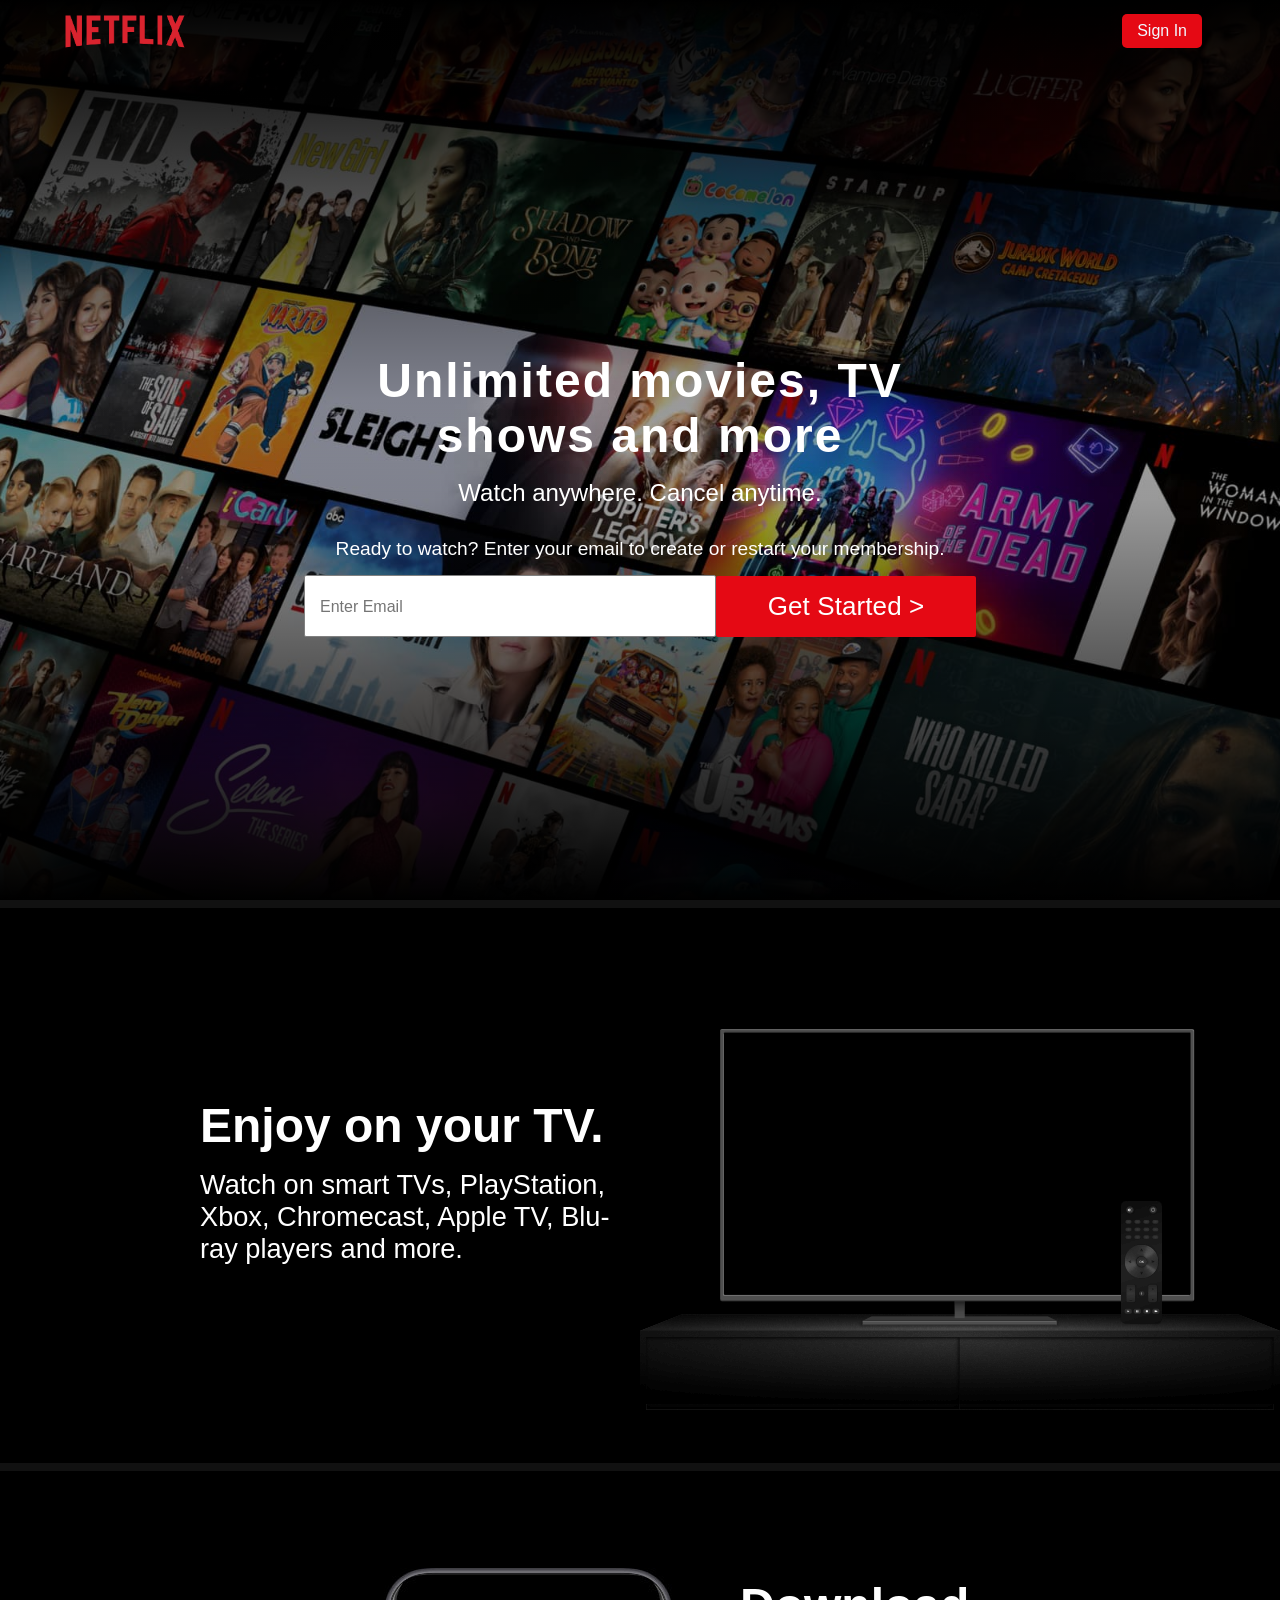
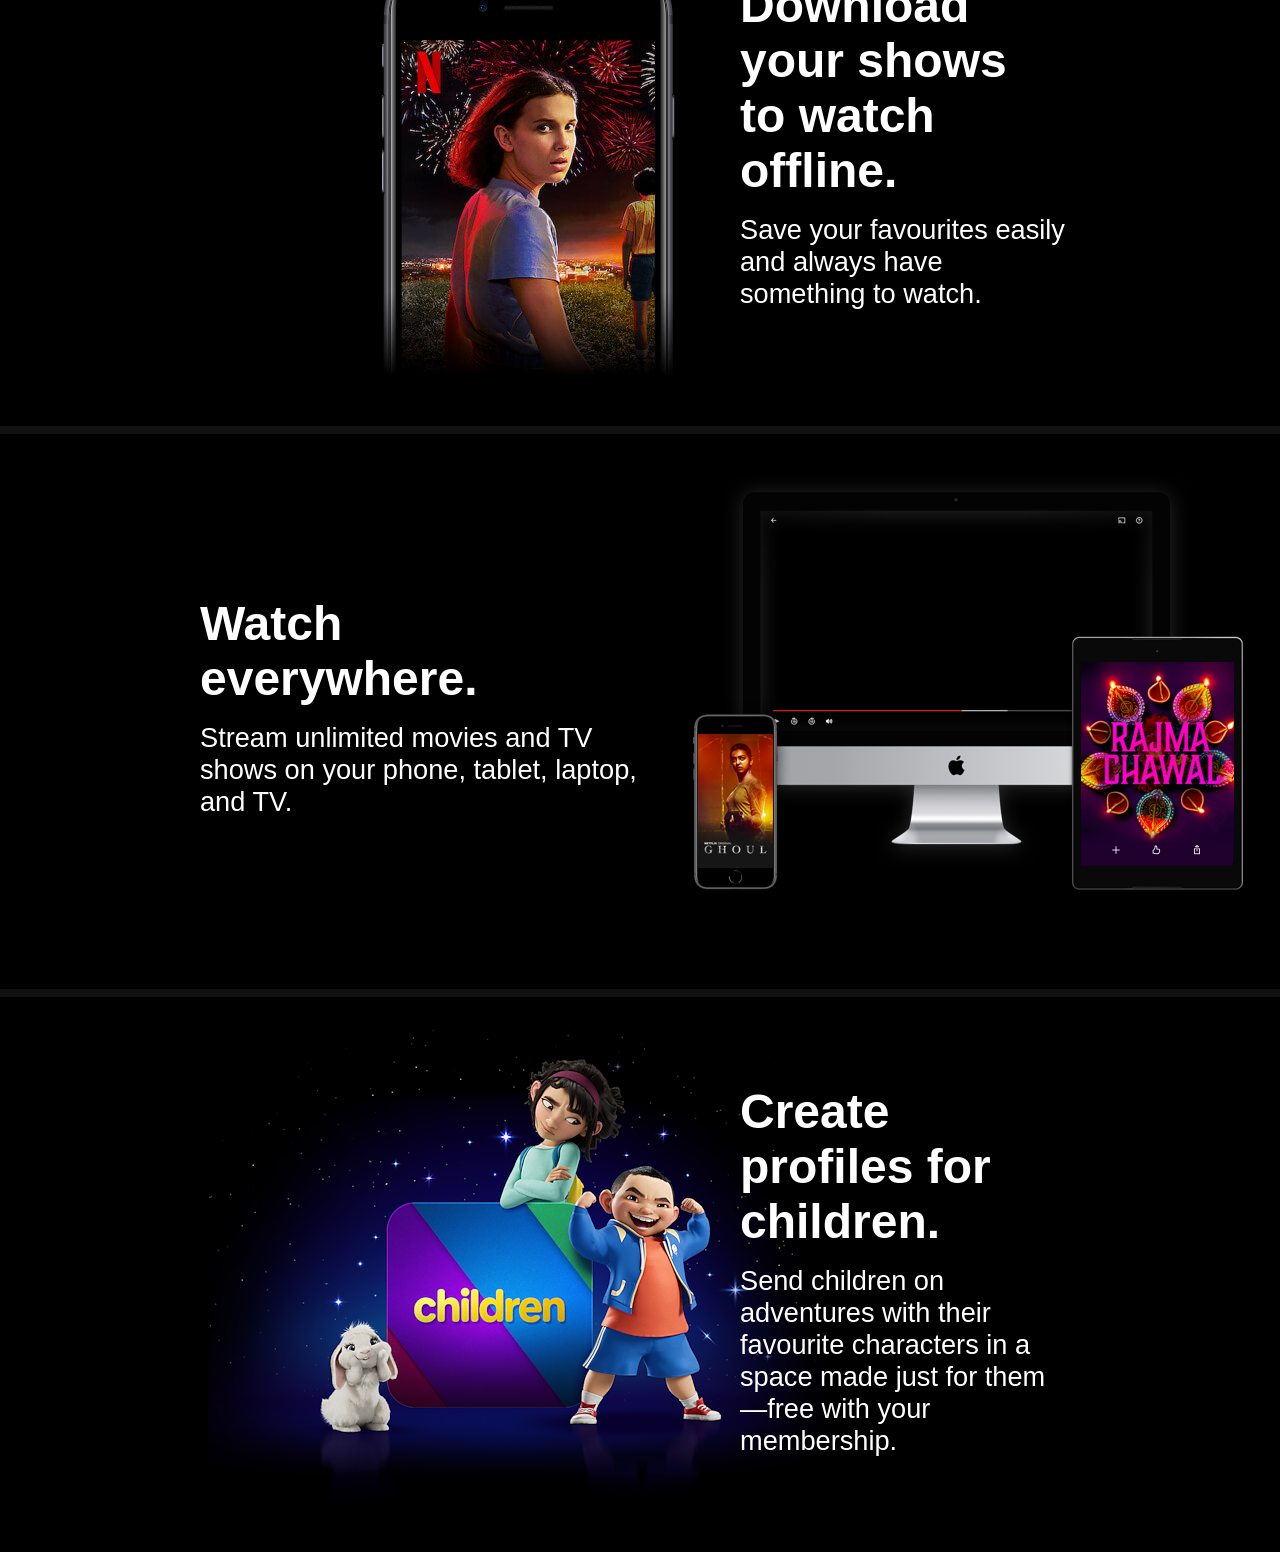
<file: index.html>
<!DOCTYPE html>
<html lang="en">
<head>
    <meta charset="UTF-8">
    <meta http-equiv="X-UA-Compatible" content="IE=edge">
    <meta name="viewport" content="width=device-width, initial-scale=1.0">
    <link rel="icon" href="assests/nficon.ico">
    <link rel="stylesheet" href="style.css">
    <title>Netflix India – Watch TV Shows Online, Watch Movies Online</title>
</head> 
<body>
    <section class="container">
        <div class="head">
            <img src="assests/netflixlogo.png" alt="">
            <a href="https://www.google.com/">Sign In</a>
        </div>
    </section>
    <section class="banner">
             <img src="assests/netfliximg.jpg" alt="banner" class="fit"> 
        <div class="box">
            <div class="heading">
                <h2>Unlimited movies, TV shows and more </h2>
                <h5>Watch anywhere. Cancel anytime.</h5>
                <p>Ready to watch? Enter your email to create or restart your membership.</p>
            </div>
            <div class="Email">
                <input type="text" placeholder="Enter Email">
                <a href="moviezone.html">Get Started > </a>
            </div>
        </div>
 </section>

<section class="style-card">
<div class="card-1">
    <div class="desc-1">
        <h1>Enjoy on your TV.</h1>
        <p>Watch on smart TVs, PlayStation, Xbox, Chromecast, Apple TV,
         Blu-ray players and more.</p>
    </div>
  <img src="assests/part1.png" alt="">
  <video class="video-1" autoplay="" playsinline="" muted="" loop="">
    <source src="assests/video-tv-in-0819.m4v" type="video/mp4">
  </video>
</div>

<div class="card-2">
     
    <img src="assests/part2.jpg" alt="img">
  <!-- <video class="video-1" autoplay="" playsinline="" muted="" loop="">
    <source src="assests/video-tv-in-0819.m4v" type="video/mp4">
  </video> -->

    <div class="desc-2">
        <h1>Download your shows to watch offline.</h1>
        <p>Save your favourites easily and always have something to watch.</p>
    </div>
</div>
 <div class="card-3">
        <div class="desc-3">
            <h1>Watch everywhere.</h1>
            <p>Stream unlimited movies and TV shows on your phone, tablet, laptop, and TV.</p>
        </div>
      <img src="assests/part3img.png" alt="">
      <video class="video-1" autoplay="" playsinline="" muted="" loop="">
        <source src="assests/part3video.m4v" type="video/mp4">
      </video>
    </div>


 <div class="card-4">
     
        <img src="assests/part4.png" alt="img">
      <!-- <video class="video-1" autoplay="" playsinline="" muted="" loop="">
        <source src="assests/video-tv-in-0819.m4v" type="video/mp4">
      </video> -->
    
        <div class="desc-4">
            <h1>Create profiles for children.</h1>
            <p>Send children on adventures with their favourite characters in a space made just for them—free with your membership.</p>
        </div>
  
</div>


</section> 

</body>
</html>
</file>
<file: style.css>
*{
    margin: 0;
    padding: 0;
    /* background-color: black; */
}

body{
    font-family: Arial, Helvetica, sans-serif;
     background-color: black; 
}

.container .head {
    position: absolute;
    top: 10;
    left: 10;
    display: flex;
    justify-content: space-between;
    align-items: center;
    width: 90%;
    padding: 0px 50px;
    z-index: 1000000;
}

.container .head img{
    width: 13%;
}

.container .head a{
    color: aliceblue;
    text-decoration: none;
    background-color: #E50914;
    padding: 8px 15px;
    border-radius: 5px;
}

.banner{
    width: 100%;
    height: 100vh;
    position: relative;
    display: flex;
    justify-content: center;
    align-items: center;
}

.banner .fit{
    width: 100%;
    height: 100%;
    position: absolute;
    top: 0;
    left: 0;
    object-fit: cover;
}
.banner .box{
    position: absolute;
    top: 55%;
    left: 50%;
    transform: translate(-50%, -50%);
    z-index: 1000;
}
.banner .box .heading{
    display: flex;
    flex-direction: column;
    justify-content: center;
    align-items: center;
    text-align: center;
}
.banner .box .heading h2{
    font-size: 3em;
    color: #fff;
    letter-spacing: 2px;
    width: 80%;
}
.banner .box .heading h5{
    font-size: 1.5em;
    color: #fff;
    font-weight: 300;
    padding: 1rem 0;
}

.banner .box .heading p{
    font-size: 1.2em;
    color: #fff;
    font-weight: 300;
    padding: 15px 0;
    /* padding-bottom: 20px; */
}
.banner .box .Email{
    display: flex;
    flex-direction: row;
    justify-content: center;
    align-items: center;
}
.banner .box .Email input{
    font-size: 16px;
    color: #000;
    height: 50px;
    min-width: 400px;
    outline: none;
    border-radius: 2px;
    border: 1px solid grey;
    align-items: center;
    padding: 10px 10px 0 0;
}
.banner .box .Email input::placeholder{
    position: absolute;
    top: 22px;
    left: 15px;
}
.banner .box .Email a{
    text-decoration: none;
    /* text-transform: uppercase; */
    color: #fff;
    font-weight: 400;
    background: #E50914;
    line-height: 61px;
    border-radius: 2px;
    min-width: 200px;
    font-size: 1.625rem;
    padding: 0 30px;
    letter-spacing: 0.1px;
    text-align: center;
}
.banner:before{
    content: '';
    position: absolute;
    top: 0;
    left: 0;
    width: 100%;
    height: 500px;
    z-index: 1;
    background: linear-gradient(to bottom,#000,transparent);
}
.banner:after{
    content: '';
    position: absolute;
    bottom: 0;
    left: 0;
    width: 100%;
    height: 500px;
    z-index: 1;
    background: linear-gradient(to top,#000,transparent);
}
.card-1,
.card-2,
.card-3,
.card-4{
    border-top: 8px solid #111;
    padding: 50px;
    color: #fff;
}

.card-1{
    position: relative;
    display: inline-grid;
    grid-template-columns: 50% 40%;
    text-align: left;
    align-items: center;
    padding: 25px 100px 50px;
}
.desc-1{
  padding-left: 100px;
  
}
.style-card h1{
    font-size: 3rem;
    padding: 1rem;
    padding-left: 0;

}

.style-card p{
    font-size: 1.7rem;
    line-height: 2rem;
}
.card-1 video{
    position: relative;
    height: 58%;
    width: 100%;
    grid-column: 2/2;
    grid-row: 1/2;
    z-index: -1;
    margin-left:-1%;
}
.card-1 img{
    grid-column: 2/2;
    grid-row: 1/2;
}
.card-2, .card-4{
    position: relative;
    margin: 0 auto;
   
    display: inline-grid;
    justify-content: center;
    grid-template-columns: 40% 40%;
    text-align: left;
    align-items: center;
    padding: 25px 100px 50px;
}

.desc-2, .desc-4{
    padding-left: 100px;
    /* padding-right: 20px; */
}

.card-3{
    position: relative;
    display: inline-grid;
    grid-template-columns: 50% 40%;
    text-align: left;
    align-items: center;
    padding: 25px 100px 50px;
}

.desc-3{
    padding-left: 100px;
}
.card-3 video{
    position: relative;
    top: -75px;
    left: 125px;
    height: 78%;
    width: 60%;
    grid-column: 2/2;
    grid-row: 1/2;
    z-index: -1;
    /* margin-left: 15%; */
}

.card-3 img{
    grid-column: 2/2;
    grid-row: 1/2;
}
</file>
